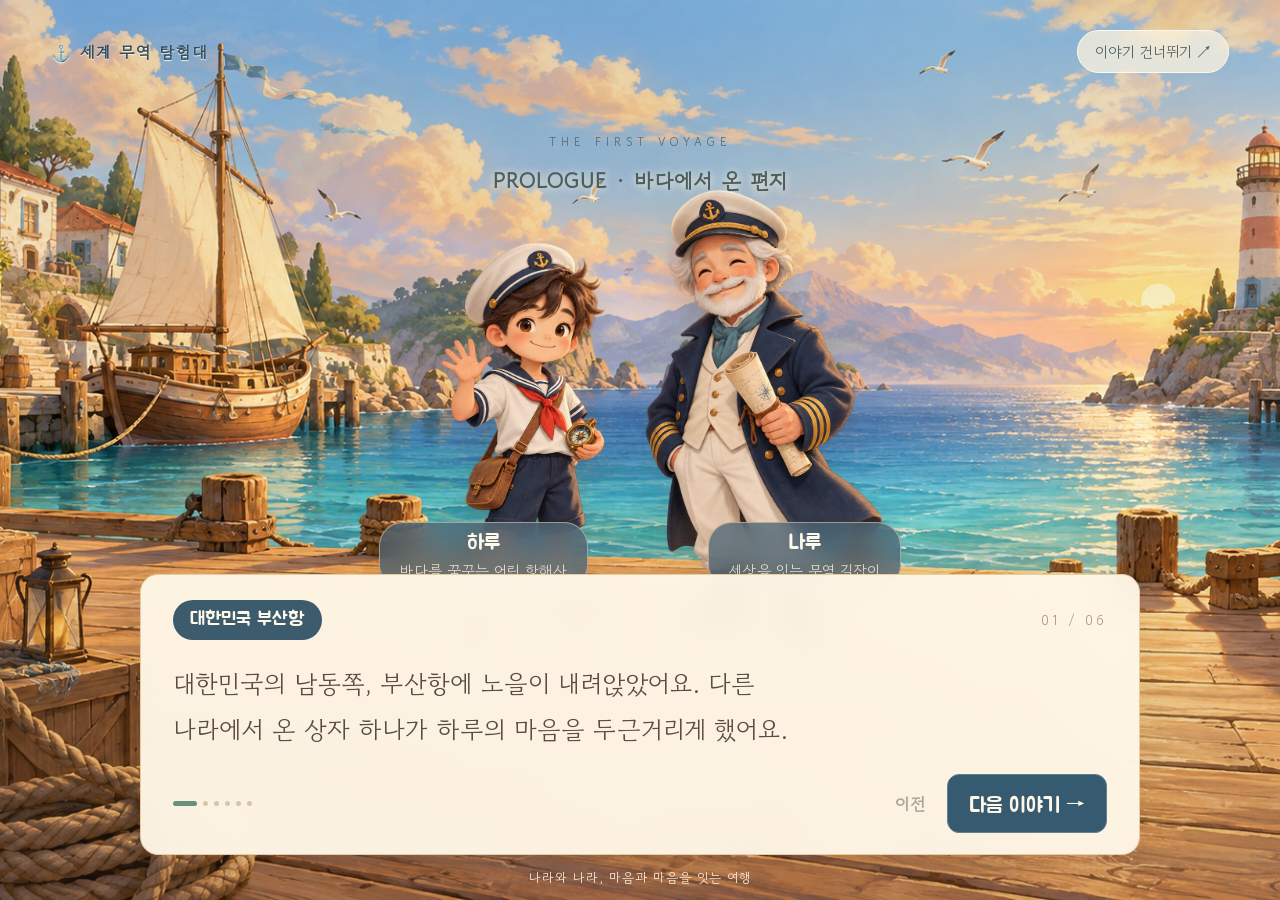
<file: index.html>
<!doctype html>
<html lang="ko"><head><meta charset="utf-8"><meta name="viewport" content="width=device-width,initial-scale=1,viewport-fit=cover"><meta name="theme-color" content="#087f98"><link rel="icon" href="data:image/svg+xml,%3Csvg xmlns=%27http://www.w3.org/2000/svg%27 viewBox=%270 0 64 64%27%3E%3Ctext y=%2750%27 font-size=%2750%27%3E⛵%3C/text%3E%3C/svg%3E"><title>무역왕의 항해: 세계 무역 탐험대</title><link rel="stylesheet" href="style.css"></head>
<body>
<div id="storybook-scene" aria-hidden="true"><div class="illustrated-cast"><div class="illustrated-actor hero"><img src="assets/sailor-cast.png" alt="" onerror="document.body.classList.add('art-fallback')"></div><div class="illustrated-actor mentor"><img src="assets/sailor-cast.png" alt="" onerror="document.body.classList.add('art-fallback')"></div></div></div>
<canvas id="world3d" aria-label="입체 캐릭터와 3D 섬이 있는 무역 탐험 세계"></canvas>
<canvas id="sea" aria-label="방향키, WASD 또는 화면을 눌러 배를 조종하는 탐험 바다"></canvas>
<header><a class="brand" href="./">⚓ <span>무역왕의 항해<small>세계 무역 탐험대</small></span></a><div class="stats"><span>🪙 <b id="coins">0</b><small>무역 코인</small></span><span>📦 <b id="cargo">0</b><small>획득 상품</small></span><span>🏝️ <b id="progress">0 / 6</b><small>탐험 완료</small></span></div><button id="menu" aria-label="항해 메뉴 열기">☰</button></header>
<aside class="map-panel"><div><b>탐험 지도</b><span>COMPASS N ↑</span></div><canvas id="map" width="220" height="150" aria-label="대한민국 출발 항구, 6개 섬과 현재 배 위치 미니맵"></canvas><small>점선 원 가까이에서 정박해요</small></aside>
<section class="quest"><span class="eyebrow">CAPTAIN'S LOG · 항해 일지</span><h2 id="quest-title">첫 번째 섬으로 출발!</h2><p id="quest-text">가까운 초록 섬에서 무역 탐험을 시작해요.</p><button id="journal">6개 섬 살펴보기 ↗</button></section>
<div class="bottom-hint">✦ 드넓은 바다, 나만의 항로 <span>WASD / 방향키 · 바다를 누르고 이동</span></div>
<div id="joystick" aria-label="배 이동 조이스틱"><div id="stick"></div></div>
<section id="dock" hidden><span id="dock-title"></span><p id="dock-info"></p><button id="enter" class="primary">섬에 입장하기 →</button></section>
<div id="toast" role="status"></div><div id="confetti"></div>
<dialog id="modal"><button id="close" class="close" aria-label="닫고 바다로 돌아가기">×</button><div id="modal-content"></div></dialog>
<section id="story-screen" hidden aria-label="항해 이야기와 게임 시작 화면"></section>
<script src="vendor/three.min.js"></script><script src="missions.js"></script><script src="story-data.js"></script><script src="chapter-data.js"></script><script src="korea-map.js"></script><script src="scene3d.js"></script><script src="game.js"></script>
</body></html>
</file>
<file: style.css>
:root{font-family:'Apple SD Gothic Neo','Malgun Gothic',system-ui,sans-serif;color:#173e47;font-synthesis:none}*{box-sizing:border-box}body{margin:0;background:#168eaa;overflow:hidden}button,a{-webkit-tap-highlight-color:transparent}button{font:inherit;cursor:pointer;border:0;border-radius:12px;padding:12px 17px;background:#e8f3ef;color:#234e52;font-weight:700;transition:transform .15s,background .15s}button:hover{background:#d5eae3;transform:translateY(-1px)}button:focus-visible,a:focus-visible{outline:3px solid #e59b25;outline-offset:3px}button:disabled{opacity:.55;cursor:default}#sea{position:fixed;inset:0;width:100%;height:100%;touch-action:none}header{position:fixed;top:22px;left:28px;right:28px;display:flex;align-items:center;justify-content:space-between;gap:16px;pointer-events:none}header>*{pointer-events:auto}.brand{display:flex;gap:12px;align-items:center;text-decoration:none;color:#fff;font-size:30px;font-weight:900;text-shadow:0 2px 8px #13667c55}.brand>span{font-size:23px}.brand small{display:block;font-size:11px;letter-spacing:3px;margin-top:3px;font-weight:500}.stats{display:flex;gap:30px;background:#fffdf1f2;padding:12px 28px;border-radius:18px;box-shadow:0 6px 0 #07657a20}.stats>span{font-size:19px;white-space:nowrap}.stats small{display:block;font-size:10px;color:#6d898c;text-align:right;margin-top:3px}#menu{background:#fffdf1;font-size:21px}.map-panel{position:fixed;right:28px;top:112px;background:#fffdf1ed;padding:16px;border-radius:18px;box-shadow:0 5px 20px #07516d15;width:252px}.map-panel>div{display:flex;justify-content:space-between;align-items:center;font-size:12px}.map-panel span{font-size:8px;color:#819595;letter-spacing:1px}.map-panel canvas{display:block;border-radius:10px;margin:12px 0 9px;width:100%;background:#b5e3df}.map-panel small{font-size:10px;color:#78918f}.quest{position:fixed;left:28px;bottom:92px;width:275px;background:#fffdf1f2;border-radius:18px;padding:22px;box-shadow:0 6px 0 #07657a20}.eyebrow{font-size:9px;letter-spacing:1.5px;font-weight:800;color:#63877e}.quest h2{font-size:19px;margin:12px 0 8px}.quest p{font-size:12px;line-height:1.8;color:#627b7c;margin:0 0 14px}.quest button{background:transparent;padding:0;font-size:11px;color:#157b70}.bottom-hint{position:fixed;bottom:27px;left:30px;color:#fffdeb;font-size:12px;letter-spacing:1px}.bottom-hint span{display:block;font-size:10px;opacity:.75;margin-top:5px;letter-spacing:0}#joystick{position:fixed;bottom:35px;right:44px;width:112px;height:112px;border:2px solid #ffffff88;border-radius:50%;background:#effffb20;touch-action:none;box-shadow:inset 0 0 0 12px #ffffff0a}#stick{position:absolute;left:33px;top:33px;width:42px;height:42px;border-radius:50%;background:#fff9dfbb;box-shadow:0 4px 12px #07516d33;pointer-events:none}#dock{position:fixed;bottom:32px;left:50%;transform:translateX(-50%);padding:16px 25px;background:#fffdf2;border:1px solid #fff;border-radius:18px;text-align:center;min-width:280px;box-shadow:0 8px 25px #17465830}#dock-title{font-size:17px;font-weight:800}#dock p{font-size:11px;color:#6b8381;margin:7px 0 12px}.primary{background:#117d70;color:white}.primary:hover{background:#09695e}dialog{border:0;border-radius:25px;background:#fffdf5;color:#23444b;width:min(720px,94vw);max-height:90dvh;padding:36px;box-shadow:0 30px 100px #12364250}dialog::backdrop{background:#073f54a8;backdrop-filter:blur(7px)}.close{position:absolute;right:14px;top:12px;background:transparent;font-size:26px;padding:3px 12px}.modal-kicker{font-size:10px;color:#208477;letter-spacing:2px;font-weight:800}h1{font-size:31px;line-height:1.4;margin:12px 0}dialog h2{font-size:25px;margin:13px 0}dialog p{font-size:14px;line-height:1.8;color:#61797a}.npc{padding:16px;background:#eaf2e5;border-radius:14px;margin:18px 0;display:flex;gap:14px;align-items:center}.npc .avatar{font-size:34px}.npc p{margin:0;font-size:13px}.choices{display:grid;gap:9px;margin:20px 0}.choices button{text-align:left;background:#f0f0e5;border:2px solid transparent;padding:15px}.choices button:hover{border-color:#2d9c88}.hint{min-height:26px;color:#a96a20;font-size:13px;line-height:1.7;margin:12px 0}.reward{font-size:55px;text-align:center;margin:20px}.success{text-align:center}.success h2{font-size:28px}.summary{padding:20px;background:#e6f1df;border-radius:15px;line-height:1.9;font-size:15px}.island-list{display:grid;grid-template-columns:1fr 1fr;gap:12px}.island-card{padding:15px;background:#f0f1e6;border-radius:13px}.island-card h3{font-size:14px;margin:7px 0}.island-card p{font-size:11px;margin:6px 0}.tag{font-size:10px;color:#177867}.warehouse-row{display:grid;grid-template-columns:1fr 1fr;gap:12px;margin:18px 0}.warehouse{border:2px dashed #b4cabc;min-height:140px;padding:14px;border-radius:13px;background:#eef5e8;text-align:center}.warehouse.over{border-color:#df9c35;background:#fff0c8}.warehouse small{display:block;margin:5px;color:#61797a}.goods{display:flex;flex-wrap:wrap;gap:8px;margin:12px 0}.good{padding:12px;background:#fff;border:1px solid #d9dfd4;box-shadow:0 3px 0 #cbd8c8;touch-action:none;font-size:12px}.good.selected{outline:3px solid #dcac47}.placed{font-size:11px;background:white;margin:6px 0;padding:7px;border-radius:6px}.trade-row{display:grid;grid-template-columns:1fr 1fr;gap:10px;margin:12px 0}.trade-row label{font-size:13px;padding:12px;background:#eef2e8;border-radius:10px}.trade-row select{width:100%;margin-top:9px;padding:10px;font:inherit;font-size:12px;border:1px solid #c9d7c8;border-radius:8px;background:white;color:#23444b}.shop-row{display:flex;justify-content:space-between;align-items:center;padding:14px 0;border-bottom:1px solid #dce5d6;gap:12px}.shop-row p{margin:4px 0;font-size:12px}.settings{display:flex;gap:8px;flex-wrap:wrap;margin-top:18px}#toast{position:fixed;left:50%;top:110px;transform:translateX(-50%) translateY(-15px);background:#fffdf4;color:#255849;padding:13px 23px;border-radius:30px;font-size:13px;opacity:0;transition:.25s;pointer-events:none;z-index:9;max-width:90vw;text-align:center}#toast.show{opacity:1;transform:translateX(-50%) translateY(0)}.certificate{border:3px double #cfab51;padding:25px;text-align:center}.certificate input{font:inherit;max-width:100%;text-align:center;padding:10px;border:0;border-bottom:1px solid #bcad7d;background:transparent}.certificate h2{font-size:30px;color:#9a772d}#confetti{position:fixed;inset:0;pointer-events:none;z-index:20;overflow:hidden}.confetto{position:absolute;top:-25px;width:9px;height:16px;animation:fall 2.5s ease-in forwards}@keyframes fall{to{transform:translateY(105vh) rotate(720deg)}}.drag-ghost{position:fixed;pointer-events:none;background:#fff5cf;padding:15px;border-radius:10px;z-index:100;box-shadow:0 5px 20px #0003}.tiny{font-size:11px}footer{font-size:11px;color:#72827d;margin-top:20px;line-height:1.8}@media(max-width:740px){header{top:14px;left:14px;right:14px;gap:8px}.brand{font-size:22px;gap:5px}.brand>span{font-size:16px}.brand small{font-size:8px;letter-spacing:1px}.stats{padding:9px 12px;gap:13px;border-radius:13px}.stats>span{font-size:13px}.stats small{font-size:8px}#menu{padding:8px 12px}.map-panel{right:14px;top:88px;width:152px;padding:10px}.map-panel span,.map-panel>small{display:none}.map-panel canvas{margin:9px 0 0}.quest{left:14px;bottom:170px;width:185px;padding:15px}.quest h2{font-size:15px}.quest p{font-size:11px}.eyebrow{font-size:7px}.bottom-hint{left:15px;bottom:24px;max-width:165px;font-size:10px}.bottom-hint span{font-size:9px}#joystick{right:25px;bottom:30px;width:100px;height:100px}#stick{left:27px;top:27px}#dock{bottom:145px;min-width:230px;max-width:90vw;padding:12px 16px}#dock-title{font-size:14px}dialog{padding:27px 20px}h1{font-size:25px}.island-list{grid-template-columns:1fr 1fr}.trade-row{grid-template-columns:1fr}.quest.compact{display:none}}@media(max-width:400px){.stats{gap:8px;padding:8px}.brand>span{font-size:14px}.stats small{display:none}.map-panel{width:130px}.island-list{grid-template-columns:1fr}}@media(max-height:550px){.quest{bottom:65px;padding:12px}.quest p{display:none}.map-panel{top:85px;width:155px}.bottom-hint{bottom:12px}#joystick{bottom:15px}#dock{bottom:15px}dialog{max-height:95dvh}}@media print{body>*{display:none!important}dialog,dialog #modal-content{display:block!important;position:static;width:100%;max-height:none;box-shadow:none}dialog .close,.settings{display:none!important}}

/* Cinematic story, real-time 3D stage and face-to-face island encounters. */
[hidden]{display:none!important}
#world3d{position:fixed;inset:0;width:100%;height:100%;pointer-events:none}
.has-webgl #sea{opacity:0}
body.cinematic>header,body.cinematic>.map-panel,body.cinematic>.quest,body.cinematic>.bottom-hint,body.cinematic>#joystick,body.cinematic>#dock{visibility:hidden}
#story-screen{position:fixed;inset:0;z-index:4;color:#473d3b;background:linear-gradient(180deg,#3c282c18,transparent 50%,#523d4930);overflow:auto}
.story-top{position:absolute;left:4%;right:4%;top:30px;display:flex;justify-content:space-between;align-items:center;gap:10px}
.story-brand{font-size:13px;font-weight:800;letter-spacing:2px;color:#fff7ec;text-shadow:0 2px 5px #8c655b44}
.glass-button{background:#fff6e94a;border:1px solid #fff9df7a;color:#514741;border-radius:30px;font-size:11px;font-weight:500;padding:10px 17px;backdrop-filter:blur(10px)}
.glass-button:hover{background:#fff6e9b3}
.chapter-label{position:absolute;top:14%;left:0;right:0;text-align:center;pointer-events:none}
.chapter-label>span{font-size:9px;letter-spacing:5px;color:#694d4f}.chapter-label h2{font-size:17px;font-weight:500;margin:14px 0;color:#574347;letter-spacing:2px}
.character-names{position:absolute;top:61%;left:50%;transform:translateX(-50%);display:flex;gap:120px;text-align:center;pointer-events:none}
.character-names>span{color:#fff9ec;background:#66535477;padding:7px 20px;border:1px solid #ffedcf66;border-radius:24px;min-width:160px;font-size:14px;backdrop-filter:blur(12px)}
.character-names small{display:block;font-size:9px;margin-top:4px;color:#fff5e7af}.character-names .speaking{background:#526c697e;border-color:#fff1d9}
.story-dialog{position:absolute;bottom:7%;left:50%;transform:translateX(-50%);width:min(820px,88vw);padding:24px 30px 18px;background:#fff8ebed;border:1px solid #fff9e9;border-radius:21px;box-shadow:0 15px 70px #5b3f4633;backdrop-filter:blur(16px)}
.dialog-line{display:flex;justify-content:space-between;align-items:center}.speaker-label{font-size:12px;background:#526f6b;color:#fff9e9;padding:6px 14px;border-radius:20px;letter-spacing:1px}.story-count{font-size:10px;color:#aa9182;letter-spacing:3px}#story-text{font-size:18px;line-height:1.85;min-height:65px;margin:18px 0;color:#594b45;word-break:keep-all}.dialog-bottom{display:flex;align-items:center;justify-content:space-between;gap:8px}.dialog-bottom>div{display:flex;gap:10px}.story-dots{display:flex;gap:6px}.story-dots i{width:5px;height:5px;border-radius:8px;background:#d5c6af}.story-dots i.active{width:24px;background:#6a8f7c}.text-button{font-size:12px;background:transparent;color:#6a6860;padding:9px 12px}.text-button:hover{background:#fffcf055}.story-caption{position:absolute;bottom:2.5%;left:0;right:0;text-align:center;font-size:9px;letter-spacing:3px;color:#ffefdf}
.title-card{position:absolute;top:21%;left:8%;width:460px}.title-kicker{font-size:9px;letter-spacing:4px;color:#82614f;font-weight:700}.title-card h1{font-family:Georgia,'Batang','바탕',serif;font-size:66px;line-height:1.12;color:#394f50;margin:24px 0;text-shadow:0 3px 0 #fff7e344;font-weight:900;letter-spacing:-2px}.title-card h1 em{font-style:normal;font-size:105px;color:#526c62}.title-card h1>span{display:block;font-family:system-ui,sans-serif;font-size:15px;letter-spacing:8px;font-weight:500;margin-top:20px;color:#625e50}.title-card>p{font-size:13px;line-height:1.9;color:#6f6257}.title-start{margin-top:22px;background:#425f58;padding:18px 25px;min-width:260px;border:1px solid #8a9c7b;border-radius:12px;box-shadow:0 8px 20px #5f65552c;font-size:16px;display:flex;justify-content:space-between;align-items:center;gap:50px}.title-start:hover{background:#314f48}.title-start>span{font-size:22px}.title-card>#replay-story{display:block;margin-top:12px;padding-left:0;color:#6e6558;font-size:11px}.title-features{display:flex;gap:20px;margin-top:27px;font-size:10px;color:#75675c}.title-character-tag{position:absolute;right:16%;bottom:18%;text-align:center;color:#fff9e8;font-size:18px;letter-spacing:3px;text-shadow:0 2px 8px #514438}.title-character-tag small{display:block;font-size:9px;letter-spacing:2px;margin-top:7px}.title-footer{position:absolute;bottom:25px;left:4%;right:4%;display:flex;justify-content:space-between;color:#f7ede3;font-size:9px;letter-spacing:1px}.title-chapter{font-size:10px;letter-spacing:2px;color:#fff3df}
dialog.conversation{position:fixed;inset:0 0 0 auto;margin:auto 4vw;width:min(580px,46vw);max-height:86dvh;padding:34px;background:#fff9edee;border:1px solid #fff5df;box-shadow:0 20px 80px #5a414535;backdrop-filter:blur(18px)}
dialog.conversation::backdrop{background:linear-gradient(90deg,#573b3912,transparent 40%,#573b3920);backdrop-filter:none}
dialog.conversation .npc{background:#e9eadc}.npc-avatar{display:none}.conversation-speaker{display:inline-block;margin:24px 0 3px;background:#5e7e71;border-radius:20px;padding:7px 15px;font-size:12px;color:#fff8e5}.spoken-text{font-size:19px!important;line-height:1.9!important;color:#5c5447!important;word-break:keep-all;margin:18px 0 30px}.talk-progress{font-size:10px;letter-spacing:3px;color:#958872;margin:18px 0}.conversation .close{color:#877b69}.conversation h2{color:#415a52}.conversation .primary{background:#496c5b}.conversation .hint{padding:10px 12px;background:#f8efda;border-radius:10px;min-height:0}.conversation .hint:empty{display:none}
.no-webgl #story-screen{background:radial-gradient(ellipse at 70% 30%,#f7d5a6,#d1b3b2 65%,#819ba6)}.no-webgl #story-screen:before{content:'🧒🏻　🧙🏻';position:absolute;top:28%;left:50%;transform:translateX(-50%);font-size:100px;white-space:nowrap}
@media(min-width:1500px){.title-card{top:23%;left:10%}.title-card h1{font-size:78px}.title-card h1 em{font-size:120px}}
@media(max-width:740px),(max-width:1000px) and (orientation:portrait){.story-top{top:20px;left:6%;right:6%}.story-brand{font-size:9px;letter-spacing:1px}.glass-button{font-size:9px;padding:9px 12px}.chapter-label{top:12%}.chapter-label h2{font-size:13px;letter-spacing:.5px}.chapter-label>span{font-size:8px;letter-spacing:3px}.character-names{top:53%;gap:18px}.character-names>span{min-width:125px;padding:6px 9px;font-size:11px}.character-names small{font-size:8px}.story-dialog{bottom:6%;padding:18px 20px;width:91vw;border-radius:18px}#story-text{font-size:15px;min-height:105px;line-height:1.8;margin:15px 0}.speaker-label{font-size:10px;padding:5px 10px}.story-count{font-size:8px;letter-spacing:1px}.dialog-bottom .primary{font-size:12px;padding:11px 14px}.text-button{font-size:10px;padding:8px}.story-caption{font-size:7px;letter-spacing:1px;bottom:2.5%}.title-card{top:12%;left:8%;width:84%;text-align:center}.title-kicker{font-size:7px;letter-spacing:2px}.title-card h1{font-size:37px;margin:14px 0;line-height:1.03}.title-card h1 em{font-size:58px}.title-card h1>span{font-size:11px;letter-spacing:5px;margin-top:11px}.title-card>p{font-size:10px;line-height:1.7;margin:12px 0}.title-start{position:fixed;bottom:13%;left:50%;transform:translateX(-50%);min-width:250px;padding:16px 22px;font-size:14px}.title-start:hover{transform:translateX(-50%)}.title-card>#replay-story{position:fixed;bottom:7%;left:50%;transform:translateX(-50%);margin:0;white-space:nowrap}.title-features{display:none}.title-character-tag{right:0;left:0;bottom:25%;font-size:13px;letter-spacing:2px}.title-character-tag small{font-size:8px;letter-spacing:1px}.title-footer{bottom:16px;left:7%;right:7%;font-size:7px;text-align:center;justify-content:center}.title-footer>span:last-child{display:none}.title-chapter{font-size:8px;letter-spacing:0}dialog.conversation{inset:auto 0 0;margin:0 auto 15px;width:94vw;max-height:57dvh;padding:24px 20px;border-radius:22px}dialog.conversation::backdrop{background:linear-gradient(180deg,transparent 25%,#573b3920);backdrop-filter:none}.conversation .spoken-text{font-size:16px!important;line-height:1.8!important;margin:14px 0 20px}.conversation h2{font-size:20px}.conversation-speaker{margin-top:15px;font-size:10px}.conversation .npc{padding:12px;margin:12px 0}.conversation .npc p{font-size:11px}.conversation h3{font-size:14px}.conversation .choices{margin:13px 0;gap:7px}.conversation .choices button{font-size:12px;padding:12px}.conversation .warehouse{padding:10px;min-height:110px}.conversation .good{font-size:11px;padding:10px}.conversation .warehouse-row{margin:12px 0;gap:8px}.conversation .trade-row label{font-size:11px;padding:9px}.conversation .trade-row select{font-size:11px;padding:8px}.conversation .trade-row{gap:7px}.conversation .summary{font-size:13px;padding:15px}.conversation .reward{font-size:38px;margin:10px}.conversation .hint{font-size:11px}}
@media(max-height:550px){.story-top{top:12px}.chapter-label{top:17%}.chapter-label h2{font-size:11px;margin:8px 0}.character-names{display:none}.story-dialog{bottom:4%;padding:12px 20px;width:80vw}#story-text{font-size:13px;min-height:40px;margin:10px 0}.story-caption{display:none}.title-card{top:17%;left:6%;text-align:left;width:46%}.title-card h1{font-size:34px;margin:12px 0}.title-card h1 em{font-size:50px}.title-card h1>span{font-size:9px;letter-spacing:4px}.title-card>p{font-size:10px}.title-start{position:static;transform:none;min-width:210px;padding:12px 17px;font-size:12px;margin-top:12px}.title-start:hover{transform:none}.title-card>#replay-story{position:static;transform:none;font-size:9px;margin-top:8px}.title-character-tag{left:auto;right:17%;bottom:15%;font-size:12px}.title-footer{bottom:12px;font-size:7px}.title-features{display:none}dialog.conversation{inset:0 0 0 auto;width:49vw;margin:auto 2vw;max-height:94dvh;padding:23px 17px}.conversation .spoken-text{font-size:14px!important}.conversation h2{font-size:19px}.conversation .npc{margin:10px 0;padding:10px}.conversation p{font-size:12px}.conversation .choices{margin:10px 0}.conversation .choices button{padding:10px;font-size:11px}.conversation .trade-row{grid-template-columns:1fr}.conversation .close{top:4px;right:4px}}
body[data-scene="encounter"]>header,body[data-scene="encounter"]>.map-panel,body[data-scene="encounter"]>.quest,body[data-scene="encounter"]>.bottom-hint,body[data-scene="encounter"]>#joystick,body[data-scene="encounter"]>#dock{visibility:hidden}
@media(max-width:740px) and (min-height:551px),(max-width:1000px) and (orientation:portrait){.title-card>p{display:none}}

/* Unified painted nautical art direction: warm paper, sea blue and terracotta. */
:root{--ink:#314b5b;--navy:#34536a;--paper:#fff6e5;--coral:#bd7155}
#storybook-scene{position:fixed;inset:0;z-index:1;background:#c3dedb url('assets/harbor-storybook.png') center 48%/cover no-repeat;pointer-events:none;visibility:hidden}
#storybook-scene:after{content:'';position:absolute;inset:0;background:linear-gradient(180deg,#f7eac819,transparent 45%,#74564019);pointer-events:none}
body[data-scene="prologue"] #storybook-scene,body[data-scene="title"] #storybook-scene,body[data-scene="encounter"] #storybook-scene{visibility:visible}
body:not([data-scene="world"]) #world3d{visibility:hidden}
body.art-fallback:not([data-scene="world"]) #world3d{visibility:visible}
body.art-fallback #storybook-scene{visibility:hidden}
.illustrated-cast{position:absolute;width:min(43vw,620px,57vh);aspect-ratio:1312/1199;bottom:27%;left:50%;transform:translateX(-50%);display:flex;filter:drop-shadow(0 16px 14px #61482c24);z-index:1}
.illustrated-actor{position:relative;width:50%;height:100%;overflow:hidden;transform-origin:bottom center;animation:storybook-breathe 5s ease-in-out infinite}
.illustrated-actor img{width:200%;max-width:none;height:100%;object-fit:fill;display:block}
.illustrated-actor.mentor img{transform:translateX(-50%)}
.illustrated-actor.mentor{animation-delay:-2.5s}
body[data-scene="title"] .illustrated-cast{left:73%;bottom:16%;width:min(43vw,640px,68vh)}
body[data-scene="encounter"] .illustrated-cast{left:26%;bottom:12%;width:min(47vw,660px,73vh)}
body[data-speaker="hero"] .illustrated-actor.hero,body[data-speaker="npc"] .illustrated-actor.mentor{filter:drop-shadow(0 0 15px #fff2ce55)}
@keyframes storybook-breathe{0%,100%{transform:translateY(0) rotate(-.25deg)}50%{transform:translateY(-3px) rotate(.25deg)}}
#story-screen{background:linear-gradient(180deg,#304c5c1a,transparent 48%,#59402e19)}
.story-brand{color:#334f60;text-shadow:0 1px 1px #fff6e8;font-size:12px}
.chapter-label>span{color:#4d6a73}.chapter-label h2{color:#4e5e5e;text-shadow:0 1px 8px #fff7dd;letter-spacing:1px}
.story-dialog{background:#fff7e8f5;border-color:#e4cda5;box-shadow:0 12px 45px #5d492a20;border-radius:18px}
.speaker-label{background:#3c5b6c}.character-names>span{background:#4b6577bf;border-color:#ebd6ae88}.character-names .speaking{background:#34566bd9;border-color:#f4d799}.character-names{top:62%}
.title-card h1{color:#304b5e;text-shadow:0 2px 0 #fff2d5;letter-spacing:-1px}.title-card h1 em{color:#34576b}.title-card h1>span{color:#6d6759}.title-kicker{color:#9a6949}.title-card{background:radial-gradient(ellipse at 30% 45%,#fff8e5bb,transparent 72%)}
.title-card>p{color:#5d635e}.title-start,.primary{background:#365a70;color:#fff8e9;border:1px solid #628091}.title-start:hover,.primary:hover{background:#294b60}.title-character-tag{color:#fff5df;text-shadow:0 2px 9px #473e32}.title-footer{color:#fff5df;text-shadow:0 1px 5px #4b543f}
.title-chapter{color:#405b63;background:#fff5df9c;padding:7px 13px;border-radius:20px}.glass-button{background:#fff4dfbb;color:#4e6064;border-color:#fff8ec}.character-names small{color:#fff4dfdd}
dialog.conversation{background:#fff8eaf5;border-color:#dfcda9;box-shadow:0 20px 60px #4b49392b}.conversation h2{color:#385365}.conversation-speaker{background:#416579}.conversation .primary{background:#3e6074}.conversation .npc{background:#eeeedf}.conversation .choices button{background:#f3efdf;border-color:#e5dcc4;color:#3e5662}.conversation .choices button:hover{border-color:#b58a55;background:#faf1d9}
.map-panel,.stats,.quest,#dock{background:#fff7e9ee}.brand{color:#fff8e6}.quest h2{color:#3d5e70}.eyebrow{color:#927753}.warehouse{background:#edf0e4}.bottom-hint{color:#fff5df}
@media(max-width:1000px) and (orientation:portrait),(max-width:740px) and (min-height:551px){
 #storybook-scene{background-position:46% center}.illustrated-cast{width:min(96vw,51vh);bottom:34%;left:50%}
 body[data-scene="title"] .illustrated-cast{width:min(96vw,49vh);left:50%;bottom:29%}
 body[data-scene="encounter"] .illustrated-cast{left:50%;bottom:48%;width:min(95vw,48vh)}
 .character-names{top:57%;gap:15px}.character-names>span{min-width:120px;font-size:10px}.title-card{background:none}.title-card h1{font-size:36px}.title-card h1 em{font-size:54px}.chapter-label h2{font-size:12px}.story-brand{font-size:9px}
}
@media(max-height:550px){.illustrated-cast{width:40vw;max-width:50vh;bottom:34%}body[data-scene="title"] .illustrated-cast{width:42vw;max-width:66vh;bottom:12%}body[data-scene="encounter"] .illustrated-cast{width:44vw;max-width:76vh;bottom:7%;left:26%}.title-card h1{font-size:32px}.title-card h1 em{font-size:46px}}
@media(prefers-reduced-motion:reduce){.illustrated-actor{animation:none}}
.no-webgl #story-screen{background:linear-gradient(180deg,#304c5c1a,transparent 48%,#59402e19)}.no-webgl #story-screen:before{display:none}
.title-card>p{display:inline-block;background:#fff5e4e0;padding:10px 14px;border-radius:10px;color:#405765}.title-features{color:#fff5df;background:#315064ce;border-radius:9px;padding:10px 13px;width:max-content;gap:15px}.title-card>#replay-story{color:#fff6e5;background:#3b566eb8;border-radius:8px;padding:8px 12px;width:max-content;text-shadow:0 1px 3px #29434b}.title-kicker{background:#fff4dfb3;border-radius:16px;padding:6px 10px}
@media(max-width:1000px) and (orientation:portrait),(max-width:740px) and (min-height:551px){.title-card>p,.title-features{display:none}.title-card>#replay-story{width:auto}.title-kicker{font-size:7px;background:#fff3e4c9}}
@media(max-height:550px){.title-card>p{padding:5px 9px;margin:5px 0}.title-features{display:none}.title-card>#replay-story{padding:5px 9px}}
@media(max-width:1000px) and (orientation:portrait),(max-width:740px) and (min-height:551px){body[data-scene="encounter"] #storybook-scene{background-size:auto 135%;background-position:46% bottom}}

/* Larger, softer Korean typography, packaged locally for offline classrooms. */
@font-face{font-family:'Jua';font-style:normal;font-weight:400;font-display:swap;src:url('assets/fonts/Jua-Regular.woff2') format('woff2')}
@font-face{font-family:'Gowun Dodum';font-style:normal;font-weight:400;font-display:swap;src:url('assets/fonts/GowunDodum-Regular.woff2') format('woff2')}
:root{font-family:'Gowun Dodum','Apple SD Gothic Neo','Malgun Gothic',sans-serif;font-size:18px;font-synthesis:weight}
button,input,select{font-family:inherit}h1,h2,h3,.brand>span,.primary,.speaker-label,.conversation-speaker,.character-names>span{font-family:'Jua','Gowun Dodum',sans-serif;font-weight:400}
.title-card{width:min(530px,43vw);top:18%}.title-card h1{font-family:'Jua','Gowun Dodum',sans-serif;font-weight:400;font-size:68px;letter-spacing:0;line-height:1.18;margin:20px 0}.title-card h1 em{font-size:104px}.title-card h1>span{font-family:'Jua','Gowun Dodum',sans-serif;font-size:25px;letter-spacing:4px;margin-top:14px}.title-card>p{font-size:20px;line-height:1.8;padding:13px 17px;margin:12px 0}.title-start{font-size:23px;min-width:300px;padding:18px 25px;margin-top:18px}.title-card>#replay-story{font-size:17px}.title-features{font-size:15px;gap:13px;margin-top:18px}.title-kicker{font-size:11px;letter-spacing:2px}.title-footer{font-size:13px}.title-chapter{font-size:14px}.title-character-tag{font-size:23px}.title-character-tag small{font-size:14px}
.story-dialog{width:min(1000px,90vw);padding:25px 32px 21px;bottom:5%}#story-text{font-family:'Gowun Dodum',sans-serif;font-size:25px;line-height:1.85;min-height:94px;margin:20px 0;letter-spacing:0}.speaker-label{font-size:19px;letter-spacing:0;padding:8px 17px}.story-count{font-size:14px}.dialog-bottom .primary{font-size:21px;padding:13px 21px}.dialog-bottom .text-button{font-size:17px}.chapter-label h2{font-family:'Gowun Dodum',sans-serif;font-size:21px;font-weight:600}.chapter-label>span{font-size:12px}.story-caption{font-size:13px;bottom:1.5%;letter-spacing:1px}.glass-button{font-size:15px}.story-brand{font-size:16px}.character-names>span{font-size:21px;min-width:185px}.character-names small{font-family:'Gowun Dodum',sans-serif;font-size:15px;letter-spacing:0}.character-names{top:58%}
.brand>span{font-size:29px}.brand small{font-size:14px;letter-spacing:2px}.stats>span{font-size:23px}.stats small{font-size:14px}.map-panel{width:276px}.map-panel>div{font-size:18px}.map-panel span{font-size:10px}.map-panel small{font-size:13px}.quest{width:315px}.eyebrow{font-size:11px;letter-spacing:.5px}.quest h2{font-size:24px}.quest p{font-size:17px;line-height:1.7}.quest button{font-size:16px}.bottom-hint{font-size:17px;letter-spacing:0}.bottom-hint span{font-size:14px}.bottom-hint{bottom:24px}#dock{max-width:420px}#dock-title{font-family:'Jua',sans-serif;font-size:24px}#dock p{font-size:16px;line-height:1.6}#enter{font-size:21px}#toast{font-size:18px}
dialog{font-size:18px}dialog h2{font-size:30px}dialog p,.npc p{font-size:18px;line-height:1.8}.modal-kicker{font-size:13px;letter-spacing:1px}.conversation-speaker{font-size:19px}.spoken-text{font-size:24px!important;line-height:1.85!important}.conversation .choices button{font-size:19px;line-height:1.6}.conversation .npc p{font-size:17px}.conversation h2{font-size:30px}.conversation .primary{font-size:21px}.hint,.conversation .hint{font-size:17px}.tag,.tiny{font-size:15px}.conversation .tiny{font-size:15px}.talk-progress{font-size:14px}.summary{font-size:19px}.good,.placed{font-size:17px}.warehouse small{font-size:16px}.trade-row label,.trade-row select{font-size:17px}.island-card h3{font-size:21px}.island-card p{font-size:16px}.shop-row p,footer{font-size:15px}
@media(max-width:1000px) and (orientation:portrait),(max-width:740px) and (min-height:551px){
 .title-card{top:10%;left:6%;width:88%}.title-card h1{font-size:39px;line-height:1.04;margin:12px 0}.title-card h1 em{font-size:57px}.title-card h1>span{font-size:19px;letter-spacing:2px;margin-top:9px}.title-card>p{display:inline-block;font-size:17px;line-height:1.55;margin:9px 0;padding:9px 11px}.title-kicker{font-size:9px;letter-spacing:1px}.title-features{display:none}.title-start{font-size:20px;min-width:265px;padding:16px 22px}.title-card>#replay-story{font-size:15px}.title-character-tag{display:none}body[data-scene="title"] .illustrated-cast{bottom:23%;width:min(94vw,48vh)}.title-footer{font-size:11px}.title-chapter{font-size:11px;padding:6px 9px}.story-brand{font-size:11px}
 .story-dialog{bottom:5%;width:94vw;padding:19px 20px}#story-text{font-size:20px;line-height:1.7;min-height:112px;margin:16px 0}.speaker-label{font-size:16px;padding:6px 12px}.story-count{font-size:12px}.dialog-bottom .primary{font-size:18px;padding:12px 14px}.dialog-bottom .text-button{font-size:15px}.story-caption{font-size:10px;letter-spacing:0}.chapter-label h2{font-size:17px}.chapter-label>span{font-size:10px}.character-names{top:54%}.character-names>span{font-size:17px;min-width:128px;padding:7px 8px}.character-names small{font-size:11px}.glass-button{font-size:12px;padding:9px 11px}
}
@media(max-width:740px){
 header{gap:7px;top:12px;left:12px;right:12px}.brand>span{font-size:20px}.brand small{font-size:10px;letter-spacing:0}.stats{gap:10px;padding:10px}.stats>span{font-size:16px}.stats small{font-size:10px}.map-panel{top:92px;width:159px}.map-panel>div{font-size:15px}.map-panel span,.map-panel>small{display:none}.quest{width:215px;padding:15px;bottom:180px}.quest h2{font-size:21px}.quest p{font-size:15px}.quest button{font-size:14px}.eyebrow{font-size:9px}.bottom-hint{font-size:13px;max-width:180px;bottom:24px}.bottom-hint span{font-size:11px}#dock{bottom:148px;min-width:245px;max-width:89vw;padding:15px}#dock-title{font-size:21px}#dock p{font-size:15px}#enter{font-size:19px}
 dialog.conversation{padding:25px 20px;max-height:59dvh}.conversation h2{font-size:25px}.conversation-speaker{font-size:17px}.conversation .spoken-text{font-size:21px!important;line-height:1.7!important}.conversation .npc p{font-size:16px}.conversation .choices button{font-size:17px;padding:12px;line-height:1.55}.conversation .hint{font-size:15px}.conversation .primary{font-size:19px}.conversation .good,.conversation .placed{font-size:15px}.conversation .warehouse small{font-size:14px}.conversation .trade-row label,.conversation .trade-row select{font-size:16px}.conversation .summary{font-size:17px}.conversation .tiny,.tag{font-size:13px}.modal-kicker{font-size:11px}.island-card h3{font-size:19px}.island-card p{font-size:15px}
}
@media(max-width:400px){.stats{gap:7px;padding:8px}.brand>span{font-size:17px}.brand small{font-size:9px}.stats>span{font-size:15px}.stats small{display:none}.map-panel{width:143px}.character-names small{font-size:10px}}
@media(max-height:720px) and (orientation:portrait){.title-card{top:10%}.title-card h1{font-size:29px}.title-card h1 em{font-size:41px}.title-card h1>span{font-size:16px;margin-top:6px}.title-card>p{font-size:15px;padding:7px 9px;line-height:1.5}.title-kicker{font-size:8px}body[data-scene="title"] .illustrated-cast{width:36vh;bottom:25%}.title-start{bottom:12%;font-size:18px;padding:12px 18px;min-width:235px}.title-card>#replay-story{bottom:5%;font-size:13px}.title-footer{display:none}.story-dialog{bottom:3%;padding:15px 17px}#story-text{font-size:18px;min-height:100px;margin:10px 0}.story-caption{display:none}.character-names{display:none}.chapter-label{top:13%}.chapter-label h2{font-size:14px}}
@media(max-height:550px) and (orientation:landscape){.title-card{width:48%;top:15%;left:5%}.title-card h1{font-size:33px;margin:10px 0}.title-card h1 em{font-size:45px}.title-card h1>span{font-size:17px;margin-top:6px}.title-card>p{font-size:15px;line-height:1.5;padding:5px 9px;margin:5px 0}.title-start{font-size:18px;padding:10px 17px;margin-top:10px;min-width:235px}.title-card>#replay-story{font-size:13px;padding:5px 8px;margin-top:6px}.title-features{display:none}.title-footer{font-size:10px}.story-top{top:12px}.story-brand{font-size:12px}.title-kicker{font-size:8px}#story-text{font-size:18px;min-height:45px;margin:10px 0}.story-dialog{width:85vw;padding:12px 20px;bottom:3%}.speaker-label{font-size:14px}.dialog-bottom .primary{font-size:16px;padding:9px 14px}.chapter-label{top:16%}.chapter-label h2{font-size:14px}.story-caption,.character-names{display:none}.quest{bottom:75px;padding:13px;width:260px}.quest p{display:none}.bottom-hint{font-size:12px;bottom:12px}.bottom-hint span{font-size:10px}#dock{bottom:14px;padding:12px 18px;max-width:330px}#dock-title{font-size:20px}#dock p{font-size:14px;margin:5px 0}#enter{font-size:18px;padding:10px 15px}.map-panel{width:185px;top:85px}dialog.conversation{max-height:94dvh}.conversation h2{font-size:24px}.conversation .npc p{font-size:15px}.conversation .choices button{font-size:16px}.conversation .hint{font-size:14px}.conversation .primary{font-size:18px}.conversation .spoken-text{font-size:20px!important}}
#story-text{text-wrap:balance}
@media(max-height:720px) and (orientation:portrait){#story-text{text-wrap:pretty}}
@media(min-height:721px) and (orientation:portrait){body[data-scene="title"] .illustrated-cast{bottom:21.5%}}

/* Center the learning stage; keep the island scenery and cast around it. */
dialog.conversation{inset:0;margin:auto;width:min(840px,calc(100vw - 48px));max-height:88dvh;padding:32px 36px;border-radius:26px;overflow-y:auto;overscroll-behavior:contain}
dialog.conversation::backdrop{background:#233e4b18;backdrop-filter:none}
body[data-scene="encounter"] #storybook-scene{background-size:cover;background-position:center}
body[data-scene="encounter"] .illustrated-cast{inset:0;width:100%;height:100%;max-width:none;aspect-ratio:auto;transform:none;display:block;filter:none}
body[data-scene="encounter"] .illustrated-actor{position:absolute;bottom:3%;width:clamp(120px,calc((100vw - 900px)/2),270px);height:auto;aspect-ratio:656/1199;filter:drop-shadow(0 10px 12px #61482c24)}
body[data-scene="encounter"] .illustrated-actor.hero{left:0}
body[data-scene="encounter"] .illustrated-actor.mentor{right:0}
.conversation .npc{display:flex;align-items:flex-start;gap:14px}
.conversation .npc p{margin:0;flex:1;min-width:0}
.conversation .npc-avatar{display:inline-flex;flex:none;width:48px;height:48px;align-items:center;justify-content:center;background:#fff8e9;border-radius:50%;font-size:28px}
@media(max-width:1099px){body[data-scene="encounter"] .illustrated-cast{display:none}}
@media(max-width:740px){
 dialog.conversation{inset:0;margin:auto;width:94vw;max-height:90dvh;padding:26px 20px;border-radius:22px}
 .conversation .npc{gap:9px;padding:12px}.conversation .npc-avatar{width:36px;height:36px;font-size:23px}
 .conversation .warehouse-row{gap:8px}.conversation .warehouse{min-height:120px;padding:10px}
}
@media(max-height:550px){dialog.conversation{inset:0;margin:auto;width:min(840px,94vw);max-height:92dvh;padding:24px}.conversation .close{top:7px;right:7px}}

/* Illustrated chapters: story → hands-on game → eight-question quiz. */
dialog.conversation{width:min(920px,calc(100vw - 48px));padding:26px 32px;background:#fff8ecfa}
.chapter-nav{display:flex;align-items:center;justify-content:space-between;gap:12px;margin:0 32px 16px 0}
.chapter-nav>button{padding:8px 12px;font-size:15px;background:#e2eeeb;color:#365e6c}
.chapter-nav ol{display:flex;gap:5px;margin:0;padding:0;list-style:none;flex-wrap:wrap}
.chapter-nav li{font-family:'Jua',sans-serif;font-size:16px;padding:7px 15px;border-radius:18px;color:#71847e;background:#eaf0e8}
.chapter-nav li[aria-current]{color:white;background:#3686a0}
.chapter-illustration{position:relative;height:230px;overflow:hidden;background-color:#a8d7d8;background-size:cover;background-position:center 57%;margin:0 0 20px;border:3px solid #fff;border-radius:18px;box-shadow:0 4px 15px #34536a15}
.chapter-hero{position:absolute;left:5%;bottom:-12%;height:113%;aspect-ratio:656/1199;overflow:hidden;filter:drop-shadow(0 4px 5px #304e5344)}
.chapter-hero img{display:block;height:100%;width:200%;max-width:none}
.chapter-illustration figcaption{position:absolute;bottom:12px;right:12px;max-width:67%;padding:8px 14px;background:#fff8e8ec;border-radius:12px;color:#36576a;font-size:16px;word-break:keep-all}
.conversation[data-stage="quiz"] .chapter-illustration,.conversation[data-stage="game"] .chapter-illustration,.conversation[data-stage="reward"] .chapter-illustration{height:125px}
.conversation[data-stage="quiz"] .chapter-hero,.conversation[data-stage="game"] .chapter-hero{height:150%;bottom:-35%}
.conversation .npc p{word-break:keep-all}.conversation .spoken-text{font-size:23px!important;line-height:1.8!important}
.quiz-progress{width:100%;height:12px;accent-color:#329d9c;margin:6px 0 14px}
.route-board,.negotiation-board,.collection-grid{display:grid;grid-template-columns:1fr 1fr;gap:12px;margin:18px 0}
.route-board button{background:#e8f3ed;border:2px solid #d2dfd4;color:#365869;padding:15px;text-align:left;min-height:85px;transition:transform .15s}
.route-board button[aria-pressed="true"]{background:#fff0c4;border-color:#d69b31;transform:translateY(-3px)}
.route-board small{display:block;font-size:16px;margin-top:7px}
.negotiation-board article,.collection-grid article{background:#e8f1e7;padding:18px;border-radius:16px;line-height:1.8}
.price-slider{display:block;background:#f5ebd4;padding:16px;border-radius:12px;margin:16px 0}.price-slider output{font-family:'Jua',sans-serif;font-size:26px;color:#337e91}.price-slider input{display:block;width:100%;margin-top:18px;accent-color:#358da2;min-height:28px}
.safety-check{display:flex;align-items:center;gap:12px;padding:14px;background:#e9f1e7;border-radius:12px}.safety-check input{width:24px;height:24px;flex:none;accent-color:#358da2}
.collection-grid small{display:block;color:#647d7c;margin-top:8px;font-size:14px}.collection-grid article:not(.collected){background:#ecece6;color:#8c968c}.collection-grid .collected{border:2px solid #d8b25b;background:#fff1c9}
.collection-bonus{padding:18px;background:linear-gradient(120deg,#ffebaa,#fff6d6);border:1px solid #dfbe70;border-radius:15px;line-height:1.8;color:#785a2b;margin:16px 0}
dialog.finale-panel{width:min(960px,94vw);background:#fff9ee;animation:chapter-arrive .35s ease-out}
.finale-visual{height:220px;border:3px solid white;border-radius:18px;background-size:cover;background-position:center;position:relative;margin:0 0 22px;overflow:hidden}
.finale-visual span{position:absolute;left:20px;bottom:18px;font-family:'Jua',sans-serif;font-size:24px;color:#fff9e8;padding:10px 18px;border-radius:14px;background:#28586bbf;letter-spacing:1px}
body[data-finale] .illustrated-cast{display:none!important}
body[data-finale="success"] #storybook-scene:after{background:radial-gradient(ellipse at center,#fff3ad33,#e1a84544)}
body[data-finale="success"] .finale-visual{height:270px;border-color:#f4d282}
body[data-finale="success"] .finale-visual span{background:#927020dc}
body[data-finale="retry"] .finale-visual{filter:saturate(.6);height:160px}
@keyframes chapter-arrive{from{opacity:.5;translate:0 16px}to{opacity:1;translate:0 0}}
@media(min-width:1100px){body[data-scene="encounter"] .illustrated-actor{width:clamp(80px,calc((100vw - 980px)/2),250px)}}
@media(max-width:740px){
 dialog.conversation{width:94vw;padding:22px 17px;max-height:90dvh}.chapter-nav{gap:6px;margin-right:22px;margin-bottom:12px}.chapter-nav>button{font-size:12px;padding:7px}.chapter-nav li{font-size:13px;padding:6px 9px}.chapter-nav ol{gap:3px}
 .chapter-illustration{height:175px;margin-bottom:15px;border-radius:13px}.chapter-illustration figcaption{font-size:13px;max-width:70%;padding:6px 9px;right:7px;bottom:8px}.chapter-hero{left:0}
 .conversation[data-stage="quiz"] .chapter-illustration,.conversation[data-stage="game"] .chapter-illustration,.conversation[data-stage="reward"] .chapter-illustration{height:85px}.conversation[data-stage="quiz"] .chapter-illustration figcaption,.conversation[data-stage="game"] .chapter-illustration figcaption{font-size:12px}
 .conversation .spoken-text{font-size:20px!important}.route-board{gap:8px}.route-board button{padding:12px;font-size:15px}.route-board small{font-size:14px}.collection-grid{grid-template-columns:1fr}.negotiation-board article{font-size:15px;padding:13px}.collection-bonus{font-size:16px;padding:14px}
 .finale-visual{height:160px}.finale-visual span{font-size:17px;left:10px;bottom:10px;padding:8px 12px}body[data-finale="success"] .finale-visual{height:190px}
}
@media(max-height:550px){dialog.conversation{max-height:92dvh}.chapter-illustration{height:110px}.conversation[data-stage="quiz"] .chapter-illustration,.conversation[data-stage="game"] .chapter-illustration{height:70px}.finale-visual{height:110px}body[data-finale="success"] .finale-visual{height:130px}}
@media(prefers-reduced-motion:reduce){dialog.finale-panel{animation:none}.route-board button{transition:none}}
@media(max-width:740px){
 dialog.conversation:has(#cards) .chapter-illustration{height:60px}
 dialog.conversation:has(#cards) .npc p{font-size:0;line-height:1}
 dialog.conversation:has(#cards) .npc p b{font-size:15px;line-height:1.4}
 dialog.conversation:has(#cards) .npc{padding:9px;margin:10px 0;align-items:center}
 dialog.conversation:has(#cards) .goods{display:grid;grid-template-columns:1fr 1fr;gap:7px}
 dialog.conversation:has(#cards) .good{font-size:14px;padding:10px;line-height:1.5;text-align:left}
}
/* Leave a clear gap between the chapter indicators and the close button. */
.chapter-nav{margin-right:42px}
@media(max-width:740px){.chapter-nav{margin-right:40px}}
/* Keep the ship and Korean coastline clear of the departure card on phones. */
@media(max-width:740px),(max-height:550px){
 #dock.home-port{top:92px;bottom:auto;left:14px;transform:none;min-width:0;width:calc(100vw - 195px);max-width:210px;padding:12px}
 #dock.home-port #dock-title{font-size:19px;line-height:1.45;display:block}
 #dock.home-port p{display:none}
 #dock.home-port #enter{font-size:16px;padding:9px 10px;margin-top:9px;width:100%;white-space:normal}
}
@media(max-height:550px){#dock.home-port{width:205px}body:has(#dock.home-port:not([hidden])) .quest{display:none}}
@media(min-width:741px) and (min-height:551px){
 #dock.home-port{top:125px;bottom:auto;left:28px;transform:none;min-width:0;width:250px;padding:15px}
 #dock.home-port #dock-title{font-size:22px;line-height:1.5;display:block}
 #dock.home-port p{display:none}
 #dock.home-port #enter{font-size:18px;padding:11px;margin-top:12px;width:100%}
}
body:has(#dock.home-port:not([hidden])) .quest{display:none}
@media(min-width:741px) and (min-height:551px){#dock.home-port{left:20px;width:180px}#dock.home-port #dock-title{font-size:20px}}
#dock.home-port #dock-title{word-break:keep-all}
</file>
